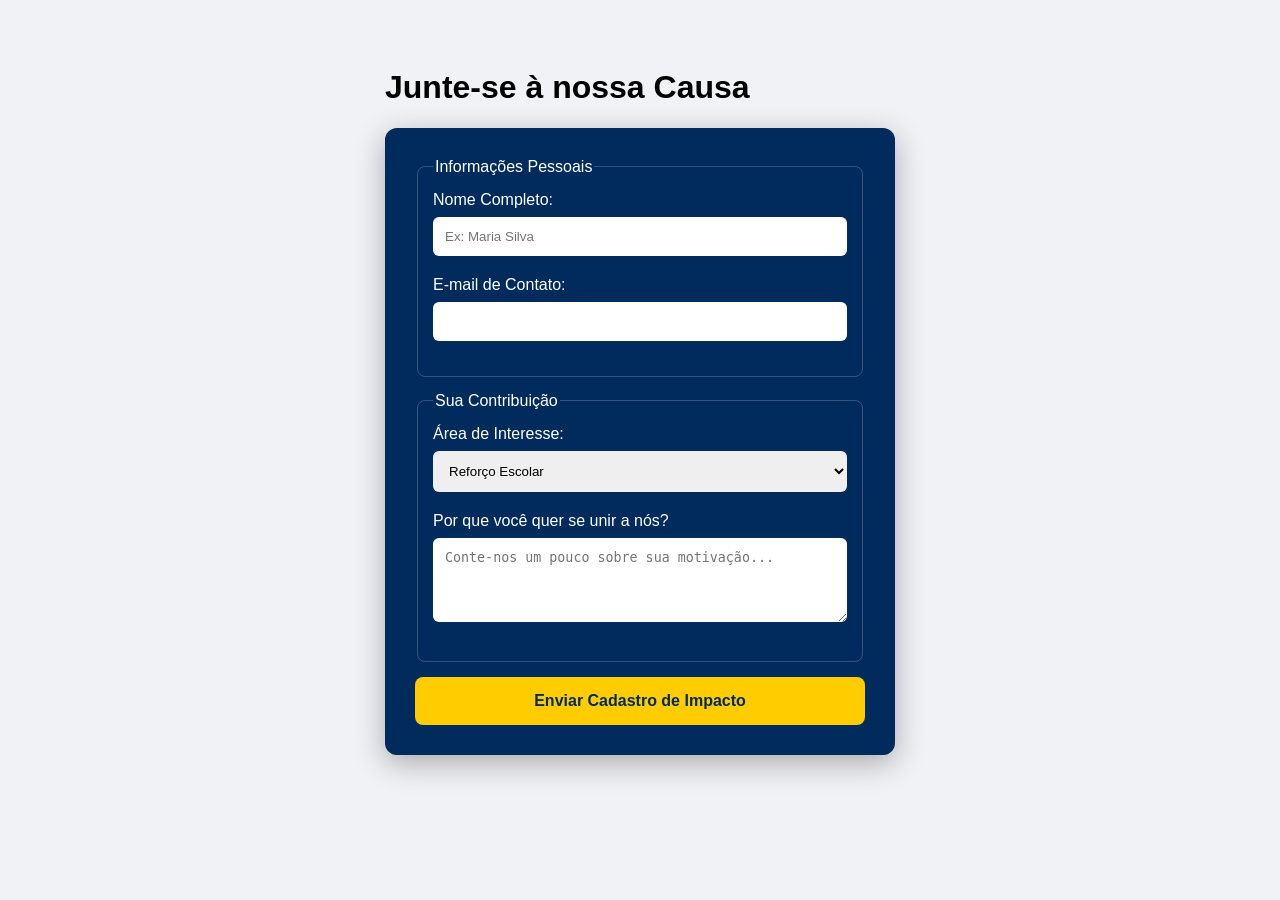
<file: projetos/formulario-ong/index.html>
<!DOCTYPE html>
<html lang="pt-br">
<head>
    <meta charset="UTF-8">
    <meta name="viewport" content="width=device-width, initial-scale=1.0">
    <title>Cadastro de Voluntários - ONG</title>
    <link rel="stylesheet" href="styles.css">
</head>
<body>
    <main>
        <h1>Junte-se à nossa Causa</h1>
        <form method="post"> <!-- O 'method' define como os dados viajam -->
            
            <fieldset>
                <legend>Informações Pessoais</legend>
                
                <!-- Aqui criamos o crachá de acessibilidade para este campo -->
                <label for="nome">Nome Completo:</label>
                <input type="text" id="nome" name="nome" required placeholder="Ex: Maria Silva">

                <label for="email">E-mail de Contato:</label>
                <input type="email" id="email" name="email" required>
            </fieldset>

            <fieldset>
                <legend>Sua Contribuição</legend>
                
                <label for="area">Área de Interesse:</label>
                <select id="area" name="area">
                    <optgroup label="Educação">
                        <option value="reforco">Reforço Escolar</option>
                        <option value="artes">Oficina de Artes</option>
                    </optgroup>
                    <optgroup label="Saúde">
                        <option value="apoio">Apoio Emocional</option>
                    </optgroup>
                </select>

                <label for="motivo">Por que você quer se unir a nós?</label>
                <!-- O placeholder ajuda o usuário a entender o que escrever -->
                <textarea id="motivo" name="motivo" rows="4" required placeholder="Conte-nos um pouco sobre sua motivação..."></textarea>
            </fieldset>

            <button type="submit">Enviar Cadastro de Impacto</button>
        </form>
    </main>
</body>
</html>
</file>
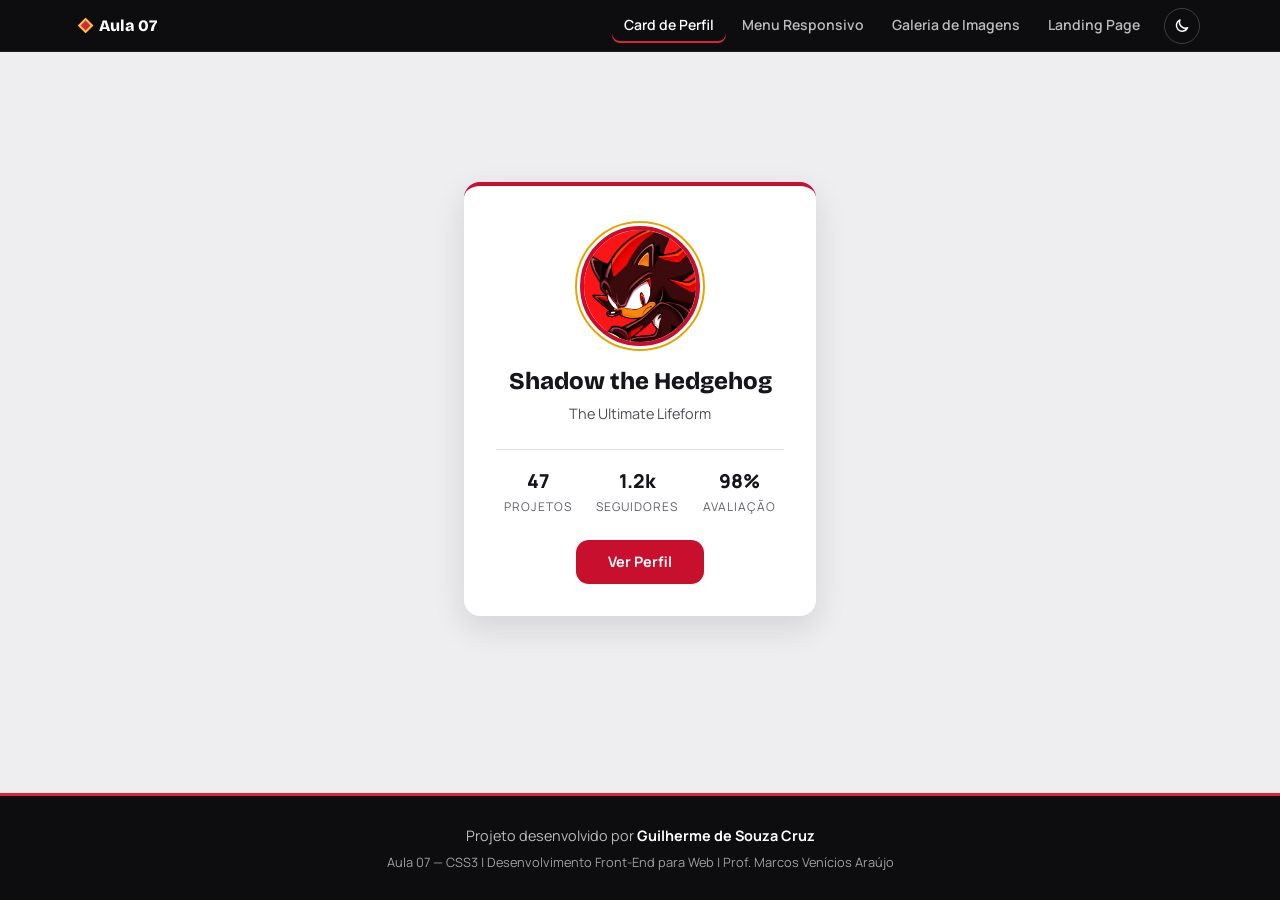
<file: Aulas/Aula07/CardProfile/index.html>
<!DOCTYPE html>
<html lang="pt-br">
<head>
    <meta charset="UTF-8">
    <!-- Obrigatório para o responsivo funcionar no celular -->
    <meta name="viewport" content="width=device-width, initial-scale=1.0">
    <meta name="color-scheme" content="light dark">
    <title>Projeto 1 — Card de Perfil</title>

    <!-- Fontes (fallback definido no CSS) -->
    <link rel="preconnect" href="https://fonts.googleapis.com">
    <link rel="preconnect" href="https://fonts.gstatic.com" crossorigin>
    <link href="https://fonts.googleapis.com/css2?family=Bricolage+Grotesque:opsz,wght@12..96,600;12..96,800&family=Manrope:wght@400;600;700;800&display=swap" rel="stylesheet">

    <!-- CSS: base comum a todos os projetos + estilo deste projeto -->
    <link rel="stylesheet" href="../compartilhado/base.css">
    <link rel="stylesheet" href="style.css">

    <!-- JavaScript: todo o código fica nos arquivos .js
         tema.js roda antes da página aparecer (evita "piscar" o tema errado) -->
    <script src="../compartilhado/tema.js"></script>
</head>
<body>

    <!-- ══════════ BARRA DE PROJETOS (comum a todos) ══════════ -->
    <div class="barra-projetos">
        <div class="barra-conteudo">
            <span class="barra-marca">
                <span class="barra-marca-icone" aria-hidden="true"></span>
                <span class="barra-marca-texto">Aula 07</span>
            </span>

            <nav class="barra-nav" aria-label="Projetos da Aula 07">
                <ul class="barra-lista">
                <li><a class="barra-link" href="../CardProfile/index.html" aria-current="page"><span class="rotulo-longo">Card de Perfil</span><span class="rotulo-curto">Perfil</span></a></li>
                <li><a class="barra-link" href="../NavResponsivo/index.html"><span class="rotulo-longo">Menu Responsivo</span><span class="rotulo-curto">Menu</span></a></li>
                <li><a class="barra-link" href="../Galeria/index.html"><span class="rotulo-longo">Galeria de Imagens</span><span class="rotulo-curto">Galeria</span></a></li>
                <li><a class="barra-link" href="../LandingPage/index.html"><span class="rotulo-longo">Landing Page</span><span class="rotulo-curto">Landing</span></a></li>
                </ul>
            </nav>
        </div>
    </div>

    <!-- Página: Flexbox centraliza o card no espaço disponível -->
    <main class="pagina">
        <article class="card">

            <!-- Foto circular (border-radius: 50%).
                 <img> com alt no lugar de background-image, para leitores de tela. -->
            <img class="foto" src="./Icon.jpg" alt="Foto de perfil de Ana Costa" width="120" height="120">

            <!-- Dados textuais -->
            <h1 class="nome">Shadow the Hedgehog</h1>
            <p class="cargo">The Ultimate Lifeform</p>

            <!-- Estatísticas em linha (Flexbox) -->
            <ul class="info">
                <li class="info-item">
                    <strong class="info-numero">47</strong>
                    <span class="info-label">Projetos</span>
                </li>
                <li class="info-item">
                    <strong class="info-numero">1.2k</strong>
                    <span class="info-label">Seguidores</span>
                </li>
                <li class="info-item">
                    <strong class="info-numero">98%</strong>
                    <span class="info-label">Avaliação</span>
                </li>
            </ul>

            <!-- Botão com hover animado (transition) -->
            <a href="https://gcruz.dev.br/" class="botao">Ver Perfil</a>
        </article>
    </main>

    <!-- ══════════ RODAPÉ COM A AUTORIA (comum a todos) ══════════ -->
    <footer class="rodape-autor">
        <p>Projeto desenvolvido por <a class="rodape-autor-nome" href="https://gcruz.dev.br/"><span class="rodape-autor-nome">Guilherme de Souza Cruz</span></a></p>
        <p class="rodape-autor-disciplina">Aula 07 — CSS3 | Desenvolvimento Front-End para Web | Prof. Marcos Venícios Araújo</p>
    </footer>

</body>
</html>
</file>
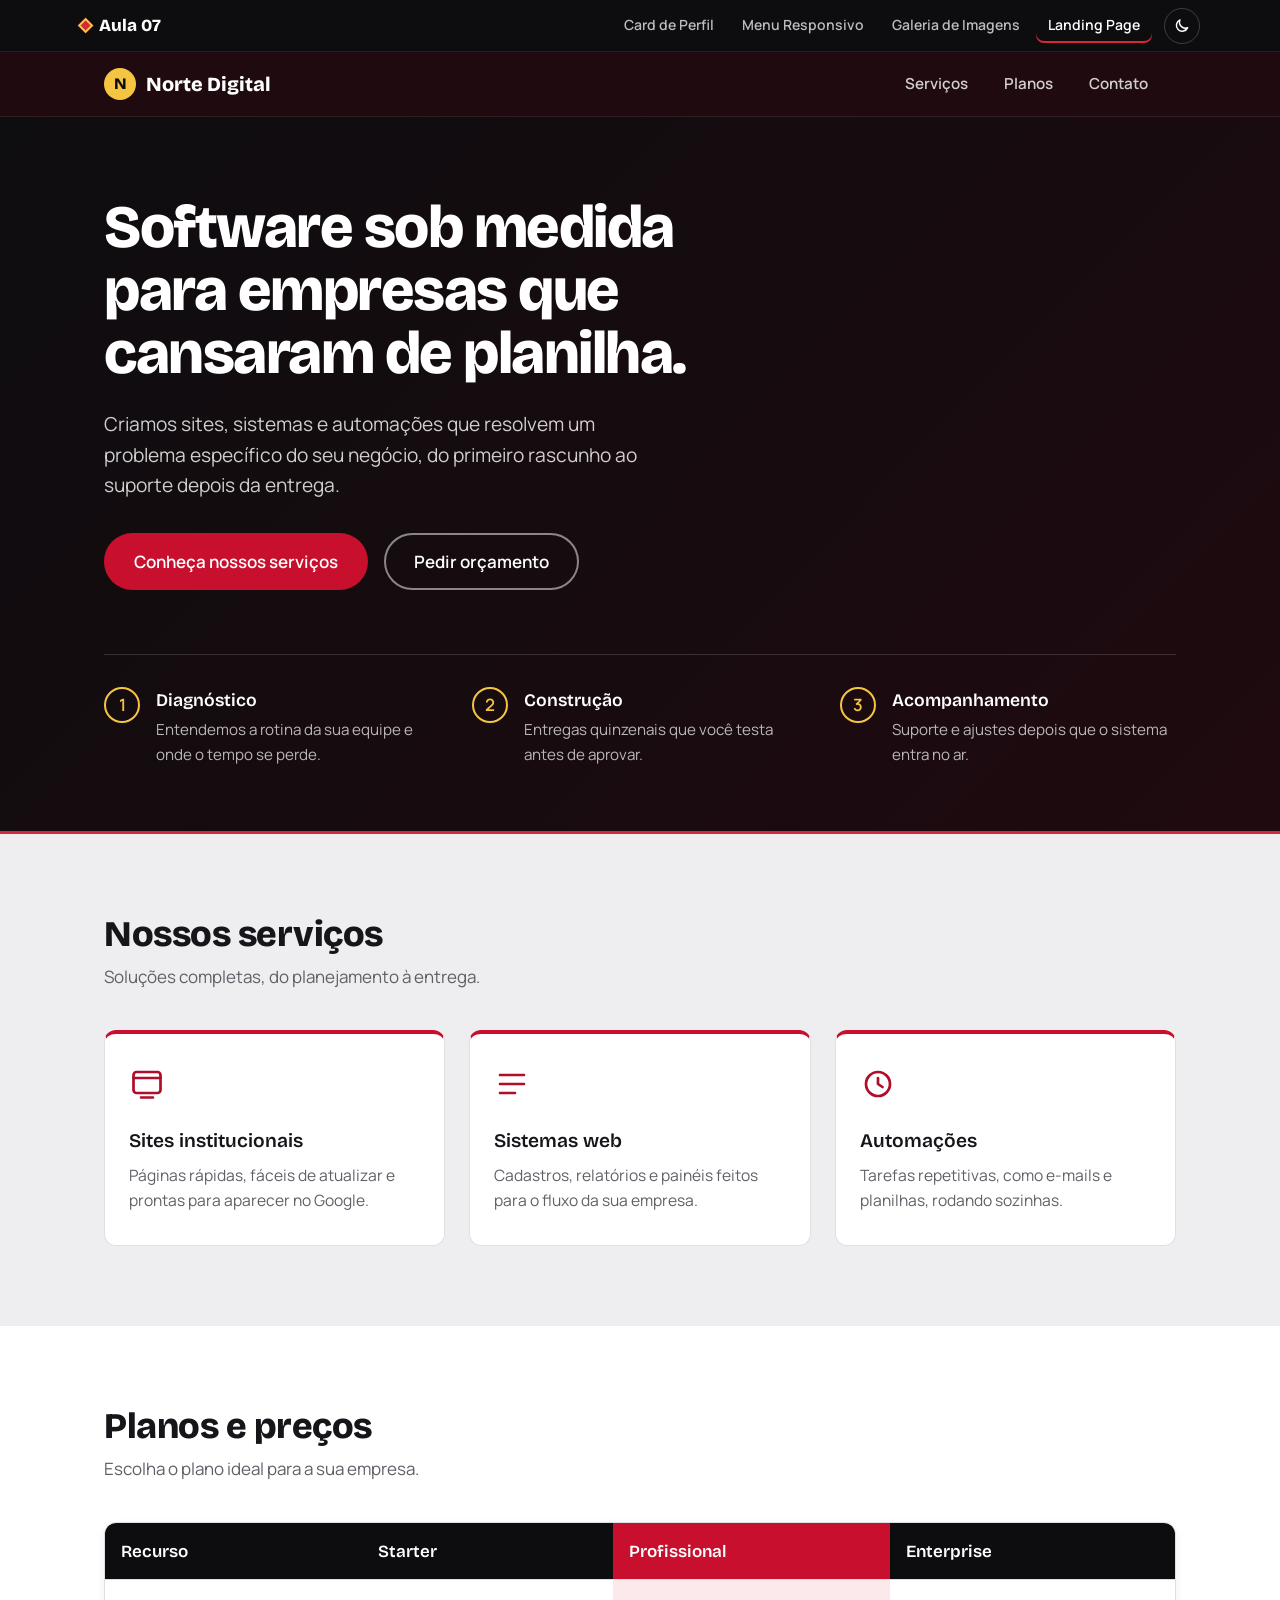
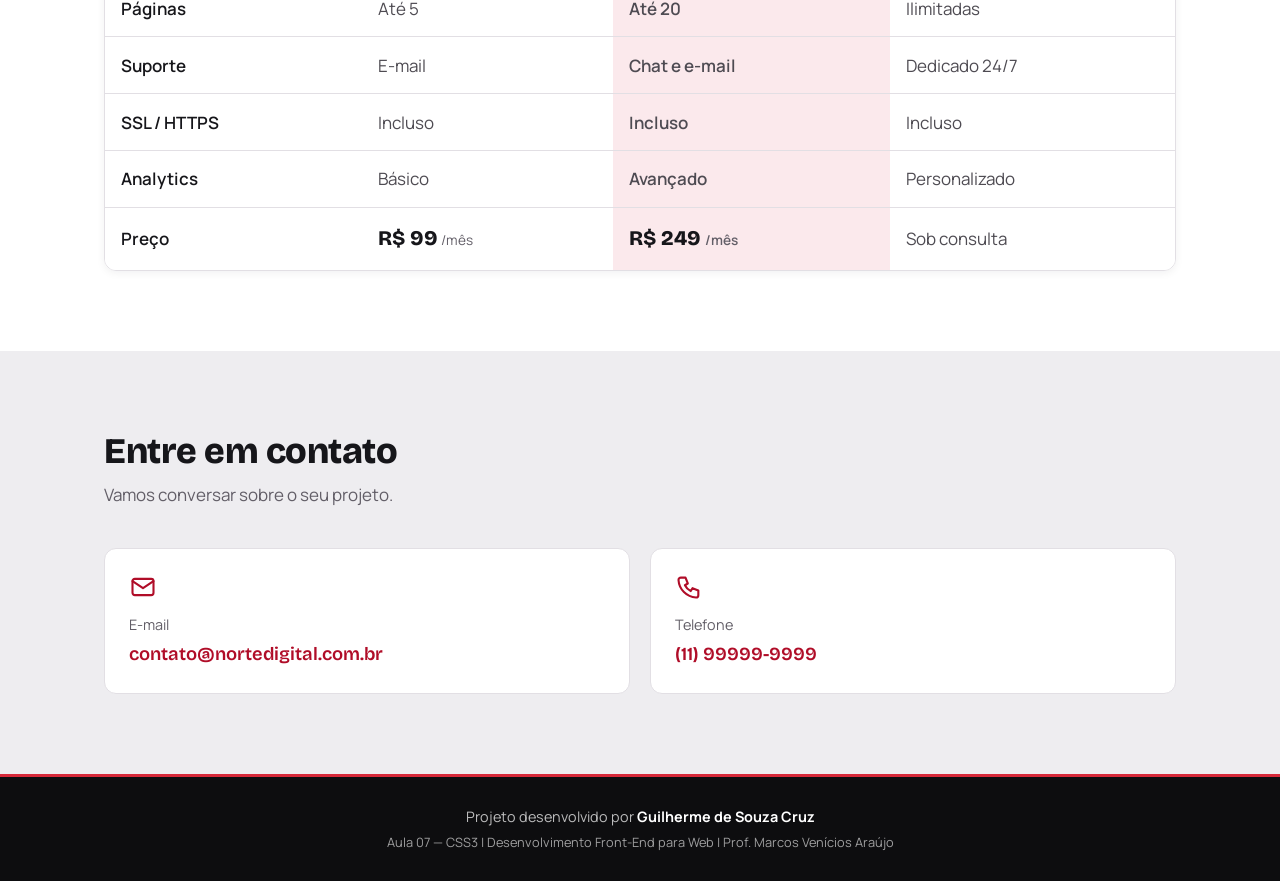
<file: Aulas/Aula07/LandingPage/index.html>
<!DOCTYPE html>
<html lang="pt-br">
<head>
    <meta charset="UTF-8">
    <!-- Obrigatório para o responsivo funcionar no celular (Seção 07) -->
    <meta name="viewport" content="width=device-width, initial-scale=1.0">
    <meta name="color-scheme" content="light dark">
    <title>Norte Digital — Software sob medida</title>
    <meta name="description" content="Sites, sistemas web e automações sob medida para pequenas e médias empresas.">

    <!-- Fontes (fallback definido no CSS) -->
    <link rel="preconnect" href="https://fonts.googleapis.com">
    <link rel="preconnect" href="https://fonts.gstatic.com" crossorigin>
    <link href="https://fonts.googleapis.com/css2?family=Bricolage+Grotesque:opsz,wght@12..96,600;12..96,800&family=Manrope:wght@400;600;700;800&display=swap" rel="stylesheet">

    <!-- CSS: base comum a todos os projetos + estilo deste projeto -->
    <link rel="stylesheet" href="../compartilhado/base.css">
    <link rel="stylesheet" href="style.css">

    <!-- JavaScript: todo o código fica nos arquivos .js
         tema.js roda antes da página aparecer (evita "piscar" o tema errado) -->
    <script src="../compartilhado/tema.js"></script>
    <script src="script.js" defer></script>
</head>
<body>

    <!-- ══════════ BARRA DE PROJETOS (comum a todos) ══════════ -->
    <div class="barra-projetos">
        <div class="barra-conteudo">
            <span class="barra-marca">
                <span class="barra-marca-icone" aria-hidden="true"></span>
                <span class="barra-marca-texto">Aula 07</span>
            </span>

            <nav class="barra-nav" aria-label="Projetos da Aula 07">
                <ul class="barra-lista">
                <li><a class="barra-link" href="../CardProfile/index.html"><span class="rotulo-longo">Card de Perfil</span><span class="rotulo-curto">Perfil</span></a></li>
                <li><a class="barra-link" href="../NavResponsivo/index.html"><span class="rotulo-longo">Menu Responsivo</span><span class="rotulo-curto">Menu</span></a></li>
                <li><a class="barra-link" href="../Galeria/index.html"><span class="rotulo-longo">Galeria de Imagens</span><span class="rotulo-curto">Galeria</span></a></li>
                <li><a class="barra-link" href="../LandingPage/index.html" aria-current="page"><span class="rotulo-longo">Landing Page</span><span class="rotulo-curto">Landing</span></a></li>
                </ul>
            </nav>
        </div>
    </div>

    <!-- ══════════ HEADER FIXO DO PROJETO ══════════ -->
    <header class="cabecalho" id="cabecalho">
        <div class="cabecalho-conteudo">
            <a href="#inicio" class="logo" aria-label="Norte Digital, voltar ao início">
                <span class="logo-marca" aria-hidden="true">N</span>
                Norte Digital
            </a>

            <nav class="menu" id="menu" aria-label="Navegação da Norte Digital">
                <ul class="menu-lista">
                    <li><a href="#servicos" class="menu-link">Serviços</a></li>
                    <li><a href="#planos" class="menu-link">Planos</a></li>
                    <li><a href="#contato" class="menu-link">Contato</a></li>
                </ul>
            </nav>

        </div>
    </header>

    <main>

        <!-- ══════════ HERO ══════════ -->
        <section class="hero" id="inicio">
            <div class="container">
                <h1 class="hero-titulo">Software sob medida para empresas que cansaram de planilha.</h1>
                <p class="hero-texto">
                    Criamos sites, sistemas e automações que resolvem um problema específico do seu
                    negócio, do primeiro rascunho ao suporte depois da entrega.
                </p>
                <div class="hero-acoes">
                    <a href="#servicos" class="botao botao-primario">Conheça nossos serviços</a>
                    <a href="#contato" class="botao botao-contorno">Pedir orçamento</a>
                </div>

                <!-- O processo é uma sequência real, por isso usa lista ordenada -->
                <ol class="processo">
                    <li class="processo-etapa">
                        <span class="processo-numero" aria-hidden="true">1</span>
                        <div>
                            <h2 class="processo-titulo">Diagnóstico</h2>
                            <p class="processo-texto">Entendemos a rotina da sua equipe e onde o tempo se perde.</p>
                        </div>
                    </li>
                    <li class="processo-etapa">
                        <span class="processo-numero" aria-hidden="true">2</span>
                        <div>
                            <h2 class="processo-titulo">Construção</h2>
                            <p class="processo-texto">Entregas quinzenais que você testa antes de aprovar.</p>
                        </div>
                    </li>
                    <li class="processo-etapa">
                        <span class="processo-numero" aria-hidden="true">3</span>
                        <div>
                            <h2 class="processo-titulo">Acompanhamento</h2>
                            <p class="processo-texto">Suporte e ajustes depois que o sistema entra no ar.</p>
                        </div>
                    </li>
                </ol>
            </div>
        </section>

        <!-- ══════════ SERVIÇOS — cards com flex-wrap ══════════ -->
        <section class="secao" id="servicos">
            <div class="container">
                <h2 class="secao-titulo">Nossos serviços</h2>
                <p class="secao-sub">Soluções completas, do planejamento à entrega.</p>

                <div class="servicos">
                    <article class="servico">
                        <svg class="servico-icone" viewBox="0 0 24 24" aria-hidden="true"><rect x="3" y="4" width="18" height="14" rx="2"/><path d="M3 8h18M8 21h8"/></svg>
                        <h3 class="servico-titulo">Sites institucionais</h3>
                        <p class="servico-texto">Páginas rápidas, fáceis de atualizar e prontas para aparecer no Google.</p>
                    </article>
                    <article class="servico">
                        <svg class="servico-icone" viewBox="0 0 24 24" aria-hidden="true"><path d="M4 6h16M4 12h16M4 18h10"/></svg>
                        <h3 class="servico-titulo">Sistemas web</h3>
                        <p class="servico-texto">Cadastros, relatórios e painéis feitos para o fluxo da sua empresa.</p>
                    </article>
                    <article class="servico">
                        <svg class="servico-icone" viewBox="0 0 24 24" aria-hidden="true"><circle cx="12" cy="12" r="8"/><path d="M12 8v4l3 2"/></svg>
                        <h3 class="servico-titulo">Automações</h3>
                        <p class="servico-texto">Tarefas repetitivas, como e-mails e planilhas, rodando sozinhas.</p>
                    </article>
                </div>
            </div>
        </section>

        <!-- ══════════ PLANOS — tabela estilizada ══════════ -->
        <section class="secao secao-clara" id="planos">
            <div class="container">
                <h2 class="secao-titulo">Planos e preços</h2>
                <p class="secao-sub">Escolha o plano ideal para a sua empresa.</p>

                <!-- Wrapper: a tabela rola na horizontal se não couber na tela -->
                <div class="tabela-wrapper">
                    <table class="tabela">
                        <thead>
                            <tr>
                                <th scope="col">Recurso</th>
                                <th scope="col">Starter</th>
                                <th scope="col" class="coluna-destaque">Profissional</th>
                                <th scope="col">Enterprise</th>
                            </tr>
                        </thead>
                        <tbody>
                            <tr>
                                <th scope="row">Páginas</th>
                                <td>Até 5</td>
                                <td class="coluna-destaque">Até 20</td>
                                <td>Ilimitadas</td>
                            </tr>
                            <tr>
                                <th scope="row">Suporte</th>
                                <td>E-mail</td>
                                <td class="coluna-destaque">Chat e e-mail</td>
                                <td>Dedicado 24/7</td>
                            </tr>
                            <tr>
                                <th scope="row">SSL / HTTPS</th>
                                <td>Incluso</td>
                                <td class="coluna-destaque">Incluso</td>
                                <td>Incluso</td>
                            </tr>
                            <tr>
                                <th scope="row">Analytics</th>
                                <td>Básico</td>
                                <td class="coluna-destaque">Avançado</td>
                                <td>Personalizado</td>
                            </tr>
                            <tr class="linha-preco">
                                <th scope="row">Preço</th>
                                <td><span class="preco">R$ 99</span><span class="preco-periodo">/mês</span></td>
                                <td class="coluna-destaque"><span class="preco">R$ 249</span><span class="preco-periodo">/mês</span></td>
                                <td>Sob consulta</td>
                            </tr>
                        </tbody>
                    </table>
                </div>
            </div>
        </section>

        <!-- ══════════ CONTATO ══════════ -->
        <section class="secao" id="contato">
            <div class="container">
                <h2 class="secao-titulo">Entre em contato</h2>
                <p class="secao-sub">Vamos conversar sobre o seu projeto.</p>

                <div class="contatos">
                    <a class="contato" href="mailto:contato@nortedigital.com.br">
                        <svg class="contato-icone" viewBox="0 0 24 24" aria-hidden="true"><rect x="3" y="5" width="18" height="14" rx="2"/><path d="m3 7 9 6 9-6"/></svg>
                        <span class="contato-rotulo">E-mail</span>
                        <span class="contato-valor">contato@nortedigital.com.br</span>
                    </a>
                    <a class="contato" href="tel:+5511999999999">
                        <svg class="contato-icone" viewBox="0 0 24 24" aria-hidden="true"><path d="M5 4h4l2 5-2.5 1.5a11 11 0 0 0 5 5L15 13l5 2v4a2 2 0 0 1-2 2A16 16 0 0 1 3 6a2 2 0 0 1 2-2"/></svg>
                        <span class="contato-rotulo">Telefone</span>
                        <span class="contato-valor">(11) 99999-9999</span>
                    </a>
                </div>
            </div>
        </section>

    </main>

    <!-- ══════════ RODAPÉ COM A AUTORIA (comum a todos) ══════════ -->
    <footer class="rodape-autor">
        <p>Projeto desenvolvido por <a class="rodape-autor-nome" href="https://gcruz.dev.br/"><span class="rodape-autor-nome">Guilherme de Souza Cruz</span></a></p>
        <p class="rodape-autor-disciplina">Aula 07 — CSS3 | Desenvolvimento Front-End para Web | Prof. Marcos Venícios Araújo</p>
    </footer>

</body>
</html>
</file>
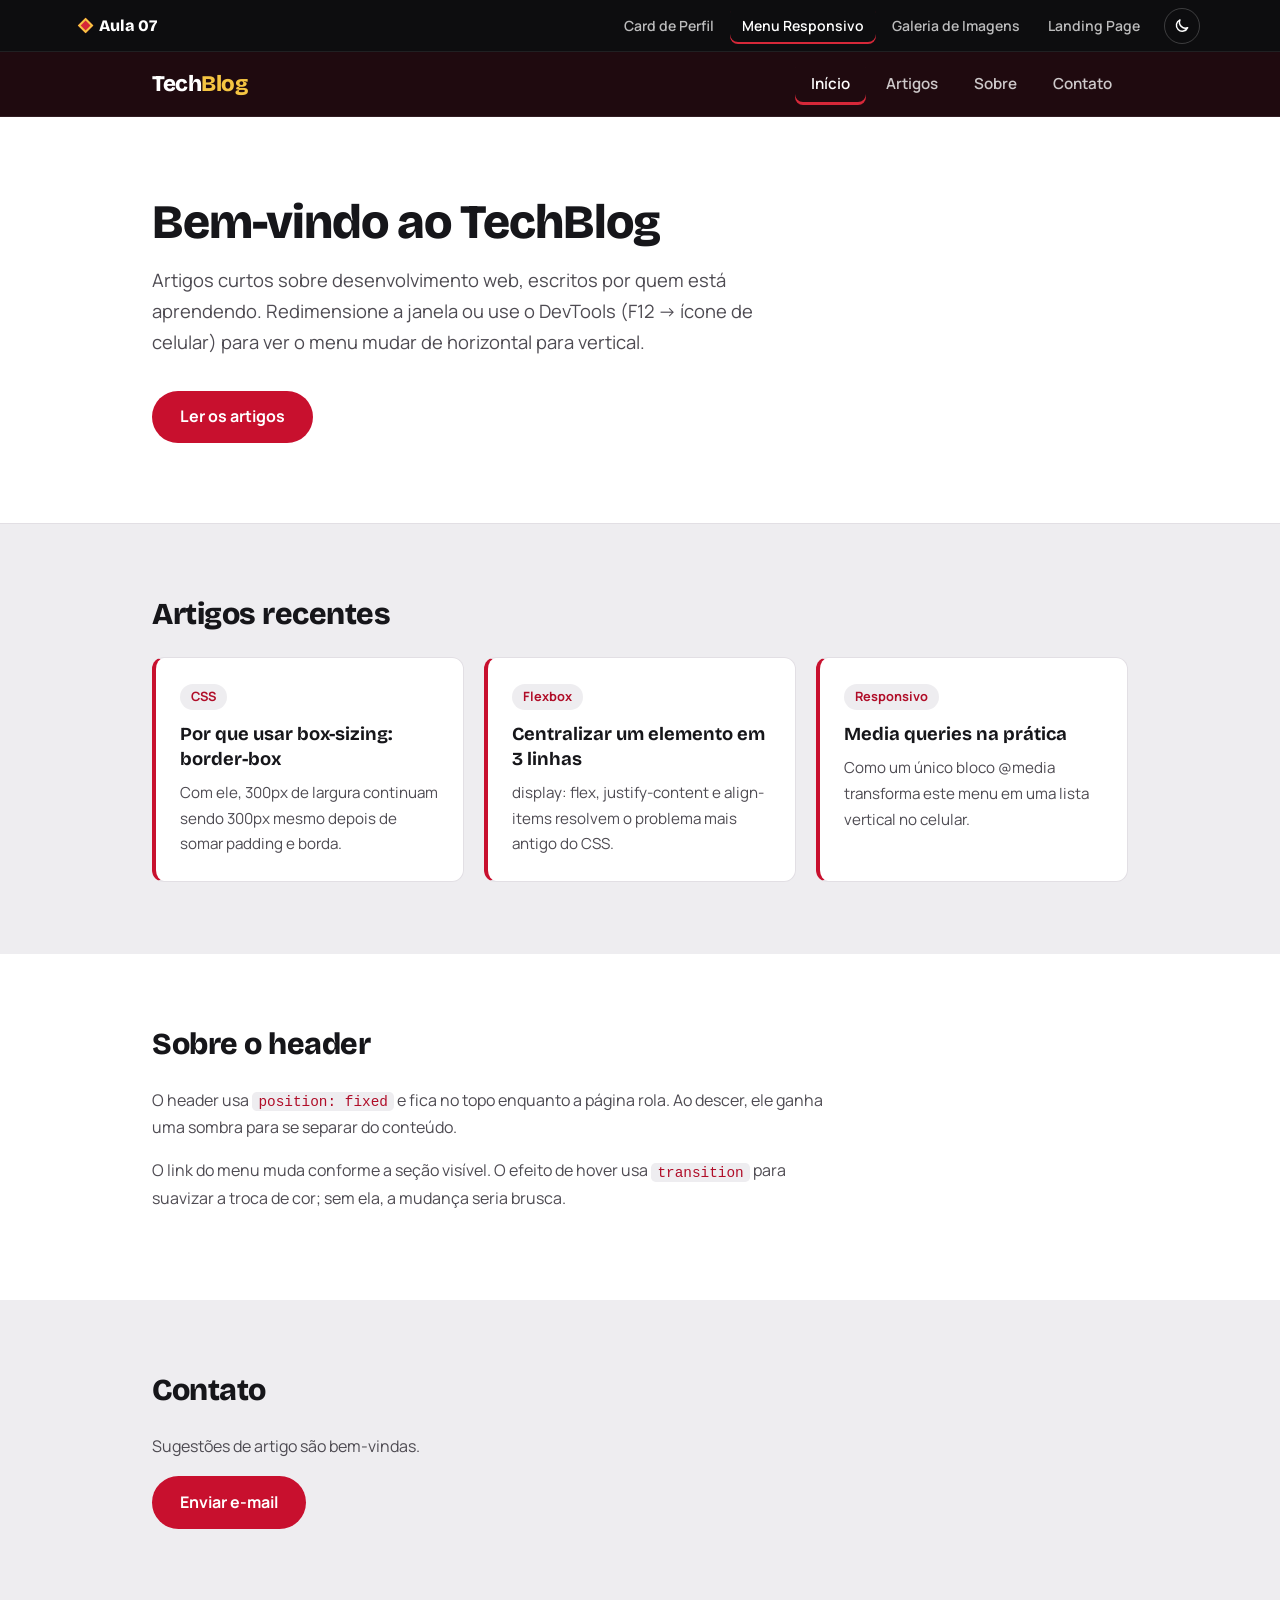
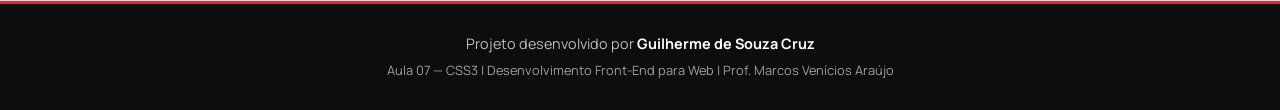
<file: Aulas/Aula07/NavResponsivo/index.html>
<!DOCTYPE html>
<html lang="pt-br">
<head>
    <meta charset="UTF-8">
    <!-- Obrigatório: sem isso o celular renderiza como desktop -->
    <meta name="viewport" content="width=device-width, initial-scale=1.0">
    <meta name="color-scheme" content="light dark">
    <title>Projeto 2 — Menu Responsivo</title>

    <!-- Fontes (fallback definido no CSS) -->
    <link rel="preconnect" href="https://fonts.googleapis.com">
    <link rel="preconnect" href="https://fonts.gstatic.com" crossorigin>
    <link href="https://fonts.googleapis.com/css2?family=Bricolage+Grotesque:opsz,wght@12..96,600;12..96,800&family=Manrope:wght@400;600;700;800&display=swap" rel="stylesheet">

    <!-- CSS: base comum a todos os projetos + estilo deste projeto -->
    <link rel="stylesheet" href="../compartilhado/base.css">
    <link rel="stylesheet" href="style.css">

    <!-- JavaScript: todo o código fica nos arquivos .js
         tema.js roda antes da página aparecer (evita "piscar" o tema errado) -->
    <script src="../compartilhado/tema.js"></script>
    <script src="script.js" defer></script>
</head>
<body>

    <!-- ══════════ BARRA DE PROJETOS (comum a todos) ══════════ -->
    <div class="barra-projetos">
        <div class="barra-conteudo">
            <span class="barra-marca">
                <span class="barra-marca-icone" aria-hidden="true"></span>
                <span class="barra-marca-texto">Aula 07</span>
            </span>

            <nav class="barra-nav" aria-label="Projetos da Aula 07">
                <ul class="barra-lista">
                <li><a class="barra-link" href="../CardProfile/index.html"><span class="rotulo-longo">Card de Perfil</span><span class="rotulo-curto">Perfil</span></a></li>
                <li><a class="barra-link" href="../NavResponsivo/index.html" aria-current="page"><span class="rotulo-longo">Menu Responsivo</span><span class="rotulo-curto">Menu</span></a></li>
                <li><a class="barra-link" href="../Galeria/index.html"><span class="rotulo-longo">Galeria de Imagens</span><span class="rotulo-curto">Galeria</span></a></li>
                <li><a class="barra-link" href="../LandingPage/index.html"><span class="rotulo-longo">Landing Page</span><span class="rotulo-curto">Landing</span></a></li>
                </ul>
            </nav>
        </div>
    </div>

    <!-- ══════════ HEADER FIXO DO PROJETO ══════════ -->
    <header class="cabecalho" id="cabecalho">
        <div class="cabecalho-conteudo">
            <a href="#inicio" class="logo">Tech<span class="logo-destaque">Blog</span></a>

            <nav class="menu" id="menu" aria-label="Navegação do TechBlog">
                <ul class="menu-lista">
                    <li><a href="#inicio" class="menu-link menu-link-ativo" aria-current="true">Início</a></li>
                    <li><a href="#artigos" class="menu-link">Artigos</a></li>
                    <li><a href="#sobre" class="menu-link">Sobre</a></li>
                    <li><a href="#contato" class="menu-link">Contato</a></li>
                </ul>
            </nav>
        </div>
    </header>

    <main>
        <!-- ══════════ INÍCIO ══════════ -->
        <section class="secao secao-inicio" id="inicio">
            <div class="container">
                <h1 class="titulo-principal">Bem-vindo ao TechBlog</h1>
                <p class="texto-grande">
                    Artigos curtos sobre desenvolvimento web, escritos por quem está aprendendo.
                    Redimensione a janela ou use o DevTools (F12 → ícone de celular) para ver o menu
                    mudar de horizontal para vertical.
                </p>
                <a href="#artigos" class="botao">Ler os artigos</a>
            </div>
        </section>

        <!-- ══════════ ARTIGOS ══════════ -->
        <section class="secao" id="artigos">
            <div class="container">
                <h2 class="secao-titulo">Artigos recentes</h2>

                <div class="artigos">
                    <article class="artigo">
                        <p class="artigo-tag">CSS</p>
                        <h3 class="artigo-titulo">Por que usar box-sizing: border-box</h3>
                        <p class="artigo-texto">Com ele, 300px de largura continuam sendo 300px mesmo depois de somar padding e borda.</p>
                    </article>
                    <article class="artigo">
                        <p class="artigo-tag">Flexbox</p>
                        <h3 class="artigo-titulo">Centralizar um elemento em 3 linhas</h3>
                        <p class="artigo-texto">display: flex, justify-content e align-items resolvem o problema mais antigo do CSS.</p>
                    </article>
                    <article class="artigo">
                        <p class="artigo-tag">Responsivo</p>
                        <h3 class="artigo-titulo">Media queries na prática</h3>
                        <p class="artigo-texto">Como um único bloco @media transforma este menu em uma lista vertical no celular.</p>
                    </article>
                </div>
            </div>
        </section>

        <!-- ══════════ SOBRE ══════════ -->
        <section class="secao secao-clara" id="sobre">
            <div class="container">
                <h2 class="secao-titulo">Sobre o header</h2>
                <p class="texto">
                    O header usa <code>position: fixed</code> e fica no topo enquanto a página rola.
                    Ao descer, ele ganha uma sombra para se separar do conteúdo.
                </p>
                <p class="texto">
                    O link do menu muda conforme a seção visível. O efeito de hover usa
                    <code>transition</code> para suavizar a troca de cor; sem ela, a mudança seria brusca.
                </p>
            </div>
        </section>

        <!-- ══════════ CONTATO ══════════ -->
        <section class="secao" id="contato">
            <div class="container">
                <h2 class="secao-titulo">Contato</h2>
                <p class="texto">Sugestões de artigo são bem-vindas.</p>
                <a href="mailto:contato@techblog.dev" class="botao">Enviar e-mail</a>
            </div>
        </section>
    </main>

    <!-- ══════════ RODAPÉ COM A AUTORIA (comum a todos) ══════════ -->
    <footer class="rodape-autor">
        <p>Projeto desenvolvido por <a class="rodape-autor-nome" href="https://gcruz.dev.br/"><span class="rodape-autor-nome">Guilherme de Souza Cruz</span></a></p>
        <p class="rodape-autor-disciplina">Aula 07 — CSS3 | Desenvolvimento Front-End para Web | Prof. Marcos Venícios Araújo</p>
    </footer>

</body>
</html>
</file>
<file: projetos/formulario-ong/styles.css>
/* Configuração geral para um visual limpo */
body {
    font-family: 'Segoe UI', Tahoma, Geneva, Verdana, sans-serif;
    background-color: #f0f2f5;
    display: flex;
    justify-content: center;
    padding: 40px;
}
/* O corpo do nosso formulário com a cor primária Cruzeiro */
form {
    background-color: #002b5c; /* Azul Escuro Institucional */
    color: #ffffff;
    padding: 30px; /* Conforto interno para os campos */
    border-radius: 12px;
    box-shadow: 0 8px 30px rgba(0,0,0,0.3);
    max-width: 450px;
}
/* Deixando as caixas de texto mais modernas */
input, textarea, select {
    width: 100%;
    padding: 12px;
    margin-top: 8px;
    margin-bottom: 20px;
    border: none;
    border-radius: 6px;
    box-sizing: border-box; /* Garante que o padding não quebre a largura */
}
/* Feedback visual: quando o aluno clica na caixa */
input:focus, textarea:focus, select:focus {
    outline: 3px solid #ffcc00; /* Amarelo Suave para foco e acessibilidade */
    background-color: #fffef0;
}
/* Botão em destaque Amarelo Suave */
button {
    background-color: #ffcc00; 
    color: #002b5c;
    border: none;
    padding: 15px;
    border-radius: 8px;
    font-weight: bold;
    font-size: 1rem;
    cursor: pointer;
    width: 100%;
    transition: 0.3s; /* Suaviza a troca de cor */
}
/* Interatividade: reação gentil ao passar o mouse */
button:hover {
    background-color: #e6b800; /* Tom de ouro levemente mais intenso */
    transform: scale(1.02); /* Pequeno pulso de feedback */
}
fieldset {
    border: 1px solid rgba(255, 255, 255, 0.2);
    margin-bottom: 15px;
    padding: 15px;
    border-radius: 8px;
}
</file>
<file: Aulas/Aula07/compartilhado/base.css>
/* ==========================================================================
   BASE COMPARTILHADA — Aula 07 (CSS3)
   Usada pelos 4 projetos: paleta, reset, barra de projetos e rodapé.
   Cada projeto tem seu próprio style.css só com o que é dele.
   ========================================================================== */


/* ══════════════════════════════════
   1. PALETA — inspirada no Shadow the Hedgehog
      preto (pelo), vermelho carmim (listras), dourado (anéis)
   ══════════════════════════════════ */

/* Tema claro (padrão) */
:root {
    --cor-fundo: #eeedf0;
    --cor-superficie: #ffffff;
    --cor-escura: #0d0d0f;           /* barras, headers e rodapé */
    --cor-escura-2: #1f0a0f;         /* preto avermelhado para gradientes */
    --cor-primaria: #c8102e;         /* carmim: botões e detalhes */
    --cor-primaria-escura: #9e0c24;
    --cor-destaque: #e0a800;         /* dourado: foco e detalhes */
    --cor-titulo: #16161a;
    --cor-texto: #4e4b52;
    --cor-texto-suave: #625e67;
    --cor-borda: #e2dfe4;
    --cor-link: #b00d28;             /* carmim legível sobre fundo claro */
    --cor-texto-botao: #ffffff;
    --cor-linha-hover: #f7f3f4;
    --cor-coluna-destaque: #fbe9ec;
    --sombra-leve: 0 2px 8px rgba(22, 22, 26, 0.06);
    --sombra-card: 0 12px 32px rgba(22, 22, 26, 0.12);
    --sombra-botao: 0 6px 16px rgba(200, 16, 46, 0.35);

    --fonte-titulo: 'Bricolage Grotesque', 'Segoe UI', Arial, sans-serif;
    --fonte-texto: 'Manrope', 'Segoe UI', Arial, sans-serif;

    --altura-barra: 3.25rem;
    --raio: 0.75rem;
    --transicao: 0.3s ease;

    color-scheme: light;
}

/* Tema escuro.
   Aparece em dois casos, por isso o bloco se repete:
   1) navegador no modo escuro e o usuário não escolheu "claro" no botão;
   2) usuário escolheu "escuro" no botão (atributo data-tema no <html>). */
@media (prefers-color-scheme: dark) {
    :root:not([data-tema="claro"]) {
        --cor-fundo: #0d0d0f;
        --cor-superficie: #19181c;
        --cor-escura: #050506;
        --cor-escura-2: #1a070c;
        --cor-primaria: #d62839;
        --cor-primaria-escura: #b01d2e;
        --cor-destaque: #f5c542;
        --cor-titulo: #f5f3f5;
        --cor-texto: #b3adb8;
        --cor-texto-suave: #9a94a0;
        --cor-borda: #2c2a30;
        --cor-link: #ff7a8a;
        --cor-texto-botao: #ffffff;
        --cor-linha-hover: #211f25;
        --cor-coluna-destaque: #2a1418;
        --sombra-leve: 0 2px 8px rgba(0, 0, 0, 0.3);
        --sombra-card: 0 12px 32px rgba(0, 0, 0, 0.5);
        --sombra-botao: 0 6px 16px rgba(214, 40, 57, 0.35);

        color-scheme: dark;
    }
}

:root[data-tema="escuro"] {
    --cor-fundo: #0d0d0f;
    --cor-superficie: #19181c;
    --cor-escura: #050506;
    --cor-escura-2: #1a070c;
    --cor-primaria: #d62839;
    --cor-primaria-escura: #b01d2e;
    --cor-destaque: #f5c542;
    --cor-titulo: #f5f3f5;
    --cor-texto: #b3adb8;
    --cor-texto-suave: #9a94a0;
    --cor-borda: #2c2a30;
    --cor-link: #ff7a8a;
    --cor-texto-botao: #ffffff;
    --cor-linha-hover: #211f25;
    --cor-coluna-destaque: #2a1418;
    --sombra-leve: 0 2px 8px rgba(0, 0, 0, 0.3);
    --sombra-card: 0 12px 32px rgba(0, 0, 0, 0.5);
    --sombra-botao: 0 6px 16px rgba(214, 40, 57, 0.35);

    color-scheme: dark;
}


/* ══════════════════════════════════
   2. RESET E BASE
   ══════════════════════════════════ */
* {
    margin: 0;
    padding: 0;
    box-sizing: border-box;          /* width inclui padding e border */
}

body {
    font-family: var(--fonte-texto);
    font-size: 1rem;
    line-height: 1.6;
    color: var(--cor-texto);
    background-color: var(--cor-fundo);
    transition: background-color var(--transicao), color var(--transicao);
}

img {
    max-width: 100%;                 /* imagem nunca ultrapassa o container */
    display: block;
}

button {
    font: inherit;
}

/* Foco visível para navegação por teclado */
:focus-visible {
    outline: 3px solid var(--cor-destaque);
    outline-offset: 3px;
}

/* Texto lido apenas por leitores de tela */
.sr-only {
    position: absolute;
    width: 1px;
    height: 1px;
    overflow: hidden;
    clip: rect(0, 0, 0, 0);
    white-space: nowrap;
}


/* ══════════════════════════════════
   3. BARRA DE PROJETOS — igual em todas as páginas.
   position: sticky mantém a barra no topo ao rolar.
   ══════════════════════════════════ */
.barra-projetos {
    position: sticky;
    top: 0;
    z-index: 300;                    /* acima dos headers dos projetos */
    height: var(--altura-barra);
    background-color: var(--cor-escura);
    border-bottom: 1px solid rgba(255, 255, 255, 0.08);
}

.barra-conteudo {
    max-width: 72rem;
    height: 100%;
    margin: 0 auto;
    padding: 0 1rem;

    display: flex;
    align-items: center;
    gap: 0.75rem;
}

.barra-marca {
    display: flex;
    align-items: center;
    gap: 0.5rem;
    font-family: var(--fonte-titulo);
    font-weight: 800;
    color: #fff;
    white-space: nowrap;
}

/* Pequeno losango carmim com contorno dourado */
.barra-marca-icone {
    width: 0.7rem;
    height: 0.7rem;
    background-color: #d62839;
    border: 2px solid #f5c542;
    transform: rotate(45deg);
}

.barra-nav {
    margin-left: auto;               /* empurra os links para a direita */
    min-width: 0;                    /* permite a rolagem horizontal abaixo */
}

.barra-lista {
    list-style: none;
    display: flex;
    gap: 0.25rem;
    overflow-x: auto;                /* no celular, rola para o lado se faltar espaço */
    scrollbar-width: none;
}

.barra-lista::-webkit-scrollbar {
    display: none;
}

.barra-link {
    display: block;
    padding: 0.4rem 0.75rem;
    border-radius: 0.5rem;
    color: rgba(255, 255, 255, 0.72);
    font-size: 0.875rem;
    font-weight: 600;
    text-decoration: none;
    white-space: nowrap;
    transition: color var(--transicao), background-color var(--transicao);
}

.barra-link:hover {
    color: #fff;
    background-color: rgba(255, 255, 255, 0.08);
}

/* Projeto aberto no momento */
.barra-link[aria-current="page"] {
    color: #fff;
    box-shadow: inset 0 -2px 0 #d62839;
}

.rotulo-curto {
    display: none;
}


/* ══════════════════════════════════
   4. BOTÃO DE TEMA — lua (ativar escuro) / sol (ativar claro)
   ══════════════════════════════════ */
.tema-botao {
    flex-shrink: 0;
    width: 2.25rem;
    height: 2.25rem;
    border: 1px solid rgba(255, 255, 255, 0.2);
    border-radius: 50%;
    background: none;
    color: #fff;
    cursor: pointer;

    display: flex;
    justify-content: center;
    align-items: center;
    transition: background-color var(--transicao), border-color var(--transicao);
}

.tema-botao:hover {
    background-color: rgba(255, 255, 255, 0.1);
    border-color: #f5c542;
}

.tema-icone {
    width: 1.1rem;
    height: 1.1rem;
    fill: none;
    stroke: currentColor;
    stroke-width: 2;
    stroke-linecap: round;
    stroke-linejoin: round;
}

/* Claro: mostra a lua */
.tema-icone-sol {
    display: none;
}

/* Escuro: mostra o sol (mesmas duas situações do tema escuro) */
@media (prefers-color-scheme: dark) {
    :root:not([data-tema="claro"]) .tema-icone-lua { display: none; }
    :root:not([data-tema="claro"]) .tema-icone-sol { display: block; }
}

:root[data-tema="escuro"] .tema-icone-lua { display: none; }
:root[data-tema="escuro"] .tema-icone-sol { display: block; }


/* ══════════════════════════════════
   5. RODAPÉ COM A AUTORIA — igual em todas as páginas
   ══════════════════════════════════ */
.rodape-autor {
    padding: 1.75rem 1rem;
    background-color: var(--cor-escura);
    border-top: 3px solid #d62839;
    color: rgba(255, 255, 255, 0.72);
    font-size: 0.9rem;
    text-align: center;
}

.rodape-autor-nome {
    color: #fff;
    font-weight: 700;
    text-decoration: none;
}

a {
    text-decoration: none;
}

.rodape-autor-disciplina {
    margin-top: 0.25rem;
    font-size: 0.8rem;
    color: rgba(255, 255, 255, 0.6);
}


/* ══════════════════════════════════
   6. RESPONSIVO DA BARRA
   ══════════════════════════════════ */
@media (max-width: 640px) {
    .rotulo-longo {
        display: none;
    }

    .rotulo-curto {
        display: inline;
    }

    .barra-link {
        padding: 0.4rem 0.55rem;
    }
}

@media (max-width: 400px) {
    .barra-marca-texto {
        display: none;               /* fica só o losango */
    }
}


/* Respeita quem desativou animações no sistema */
@media (prefers-reduced-motion: reduce) {
    html {
        scroll-behavior: auto;
    }

    * {
        transition-duration: 0.01ms !important;
    }
}
</file>
<file: Aulas/Aula07/CardProfile/style.css>
/* ==========================================================================
   PROJETO 1 — CARD DE PERFIL
   Conceitos: box model, border-radius (círculo), box-shadow,
   Flexbox para centralizar, transition no botão.
   Cores, reset, barra e rodapé vêm de ../compartilhado/base.css
   ========================================================================== */


/* ══════════════════════════════════
   LAYOUT DA PÁGINA — barra, card centralizado e rodapé
   ══════════════════════════════════ */
body {
    min-height: 100vh;
    display: flex;
    flex-direction: column;          /* barra, conteúdo e rodapé empilhados */
}

.pagina {
    flex: 1;                         /* ocupa o espaço entre barra e rodapé */
    padding: 3rem 1.25rem;

    /* FLEXBOX para centralizar vertical + horizontal */
    display: flex;
    justify-content: center;
    align-items: center;
}


/* ══════════════════════════════════
   CARD — box model completo
   ══════════════════════════════════ */
.card {
    width: 100%;
    max-width: 22rem;                /* 320px no desktop, encolhe no celular */
    padding: 2rem;                   /* respiro interno */
    background-color: var(--cor-superficie);
    border-radius: 1rem;             /* cantos arredondados */
    border-top: 4px solid var(--cor-primaria);
    text-align: center;
    margin-bottom: 3rem;

    /* SOMBRA: horizontal vertical blur cor */
    box-shadow: var(--sombra-card);
    transition: background-color var(--transicao), box-shadow var(--transicao);
}


/* ══════════════════════════════════
   FOTO — círculo perfeito
   ══════════════════════════════════ */
.foto {
    width: 7.5rem;
    height: 7.5rem;
    object-fit: cover;               /* preenche sem distorcer */
    border-radius: 50%;              /* CÍRCULO! */
    border: 4px solid var(--cor-primaria);
    outline: 2px solid var(--cor-destaque);   /* anel dourado externo */
    outline-offset: 3px;
    margin: 0.5rem auto 1.25rem;     /* centraliza e adiciona espaço abaixo */
    background-color: var(--cor-borda);       /* cor enquanto a imagem carrega */
}


/* ══════════════════════════════════
   TEXTOS
   ══════════════════════════════════ */
.nome {
    font-family: var(--fonte-titulo);
    font-size: 1.5rem;
    font-weight: 800;
    line-height: 1.3;
    color: var(--cor-titulo);
    margin-bottom: 0.3rem;
}

.cargo {
    font-size: 0.9rem;
    margin-bottom: 1.5rem;
}


/* ══════════════════════════════════
   INFORMAÇÕES — itens lado a lado (Flexbox)
   ══════════════════════════════════ */
.info {
    list-style: none;                /* remove os bullets */
    display: flex;
    justify-content: space-around;   /* distribui igualmente */
    gap: 0.5rem;
    border-top: 1px solid var(--cor-borda);
    padding-top: 1rem;
    margin-bottom: 1.5rem;
}

.info-item {
    display: flex;
    flex-direction: column;          /* número em cima, rótulo embaixo */
}

.info-numero {
    font-size: 1.2rem;
    font-weight: 800;
    color: var(--cor-titulo);
}

.info-label {
    font-size: 0.75rem;
    color: var(--cor-texto-suave);
    text-transform: uppercase;       /* TUDO MAIÚSCULO (como no modelo) */
    letter-spacing: 1px;
}


/* ══════════════════════════════════
   BOTÃO — transition para animação suave no hover
   ══════════════════════════════════ */
.botao {
    display: inline-block;
    padding: 0.65rem 2rem;
    border-radius: 0.8rem;             /* formato "pílula" */
    background-color: var(--cor-primaria);
    color: var(--cor-texto-botao);
    font-size: 0.9rem;
    font-weight: 700;
    text-decoration: none;           /* remove sublinhado (é um <a>) */
    cursor: pointer;
    transition: background-color var(--transicao),
                transform var(--transicao),
                box-shadow var(--transicao);
}

.botao:hover {
    background-color: var(--cor-primaria-escura);
    transform: translateY(-2px);     /* sobe 2px */
    box-shadow: var(--sombra-botao);
}

.botao:active {
    transform: translateY(0);
}

/* ══════════════════════════════════
   RESPONSIVO — celular
   ══════════════════════════════════ */
@media (max-width: 480px) {
    .pagina {
        padding: 2rem 1rem;
    }

    .card {
        padding: 1.75rem 1.25rem;
    }
}
</file>
<file: Aulas/Aula07/LandingPage/style.css>
/* ==========================================================================
   PROJETO 4 — LANDING PAGE COMPLETA (Desafio bônus)
   Conceitos: TODOS da aula — seletores, box model, cores, tipografia,
   Flexbox, media queries, bordas, sombras e transições.
   Cores, reset, barra de projetos e rodapé vêm de ../compartilhado/base.css
   ========================================================================== */

:root {
    --altura-header: 4rem;
}

html {
    scroll-behavior: smooth;
    /* âncora não fica escondida atrás da barra + header fixo */
    scroll-padding-top: calc(var(--altura-barra) + var(--altura-header));
}

body {
    font-size: 1.0625rem;
}

/* ══════════════════════════════════
   3. LAYOUT BASE
   ══════════════════════════════════ */
.container {
    max-width: 70rem;            /* limita no desktop */
    margin: 0 auto;              /* centraliza */
    padding: 0 1.5rem;           /* respiro lateral */
}

.secao {
    padding: 5rem 0;
}

.secao-clara {
    background-color: var(--cor-superficie);
}

.secao-titulo {
    font-family: var(--fonte-titulo);
    font-size: 2.25rem;
    font-weight: 800;
    line-height: 1.15;
    letter-spacing: -0.5px;
    color: var(--cor-titulo);
    margin-bottom: 0.5rem;
}

.secao-sub {
    color: var(--cor-texto-suave);
    max-width: 38rem;
    margin-bottom: 2.5rem;
}


/* ══════════════════════════════════
   4. BOTÕES — transition + transform
   ══════════════════════════════════ */
.botao {
    display: inline-block;
    padding: 0.8rem 1.75rem;
    border: 2px solid transparent;
    border-radius: 2rem;         /* formato "pílula" */
    font-weight: 600;
    text-decoration: none;
    cursor: pointer;
    transition: background-color var(--transicao),
                border-color var(--transicao),
                transform var(--transicao),
                box-shadow var(--transicao);
}

.botao:active {
    transform: translateY(0);
}

.botao-primario {
    background-color: var(--cor-primaria);
    color: var(--cor-texto-botao);
}

.botao-primario:hover {
    background-color: var(--cor-primaria-escura);
    transform: translateY(-3px);
    box-shadow: var(--sombra-botao);
}

.botao-contorno {
    border-color: rgba(255, 255, 255, 0.5);
    color: #fff;
}

.botao-contorno:hover {
    background-color: rgba(255, 255, 255, 0.1);
    border-color: #fff;
}


/* ══════════════════════════════════
   5. HEADER FIXO + MENU
   ══════════════════════════════════ */
.cabecalho {
    position: fixed;
    top: var(--altura-barra);        /* logo abaixo da barra de projetos */
    left: 0;
    right: 0;
    z-index: 100;
    background-color: var(--cor-escura-2);
    border-bottom: 1px solid rgba(255, 255, 255, 0.08);
    transition: box-shadow var(--transicao);
}

.cabecalho.cabecalho-rolou {
    box-shadow: 0 2px 12px rgba(0, 0, 0, 0.25);
}

.cabecalho-conteudo {
    max-width: 70rem;
    height: var(--altura-header);
    margin: 0 auto;
    padding: 0 1.5rem;

    /* Logo à esquerda, menu à direita */
    display: flex;
    justify-content: space-between;
    align-items: center;
}

.logo {
    display: flex;
    align-items: center;
    gap: 0.6rem;
    font-family: var(--fonte-titulo);
    font-size: 1.25rem;
    font-weight: 800;
    color: #fff;
    text-decoration: none;
}

/* Marca circular: border-radius 50% */
.logo-marca {
    width: 2rem;
    height: 2rem;
    border-radius: 50%;
    background-color: #f5c542;
    color: #0d0d0f;
    font-size: 1rem;

    display: flex;
    justify-content: center;
    align-items: center;
}

.menu {
    margin-left: auto;           /* empurra menu e botões para a direita */
    margin-right: 0.75rem;
}

.menu-lista {
    list-style: none;
    display: flex;
    gap: 0.25rem;
}

.menu-link {
    display: block;
    padding: 0.5rem 1rem;
    border-radius: 0.5rem;
    color: rgba(255, 255, 255, 0.8);
    font-size: 0.95rem;
    font-weight: 600;
    text-decoration: none;
    transition: color var(--transicao), background-color var(--transicao);
}

.menu-link:hover {
    color: #fff;
    background-color: rgba(255, 255, 255, 0.1);
}

.menu-link.menu-link-ativo {
    color: #fff;
    box-shadow: inset 0 -2px 0 #d62839;
}

/* Hambúrguer: escondido no desktop */
.menu-botao {
    display: none;
    width: 2.75rem;
    height: 2.75rem;
    border: none;
    border-radius: 0.5rem;
    background: none;
    cursor: pointer;

    flex-direction: column;
    justify-content: center;
    align-items: center;
    gap: 0.3rem;
}

.menu-botao-linha {
    width: 1.5rem;
    height: 2px;
    background-color: #fff;
    transition: transform var(--transicao), opacity var(--transicao);
}

.menu-botao[aria-expanded="true"] .menu-botao-linha:nth-child(1) {
    transform: translateY(0.45rem) rotate(45deg);
}

.menu-botao[aria-expanded="true"] .menu-botao-linha:nth-child(2) {
    opacity: 0;
}

.menu-botao[aria-expanded="true"] .menu-botao-linha:nth-child(3) {
    transform: translateY(-0.45rem) rotate(-45deg);
}


/* ══════════════════════════════════
   6. HERO
   ══════════════════════════════════ */
.hero {
    background: linear-gradient(135deg, var(--cor-escura), var(--cor-escura-2));
    border-bottom: 3px solid #d62839;   /* listra carmim */
    color: #fff;
    padding: calc(var(--altura-header) + 5rem) 0 4rem;   /* compensa o header fixo */
}


.hero-titulo {
    font-family: var(--fonte-titulo);
    font-size: 3.75rem;
    font-weight: 800;
    line-height: 1.05;
    letter-spacing: -1.5px;
    max-width: 18ch;
    margin-bottom: 1.5rem;
}

.hero-texto {
    font-size: 1.2rem;
    max-width: 36rem;
    color: rgba(255, 255, 255, 0.8);
    margin-bottom: 2rem;
}

.hero-acoes {
    display: flex;
    flex-wrap: wrap;
    gap: 1rem;
    margin-bottom: 4rem;
}

.processo {
    list-style: none;
    display: flex;
    flex-wrap: wrap;
    gap: 2rem;
    padding-top: 2rem;
    border-top: 1px solid rgba(255, 255, 255, 0.15);
}

.processo-etapa {
    flex: 1 1 14rem;
    display: flex;
    align-items: flex-start;
    gap: 1rem;
}

.processo-numero {
    flex-shrink: 0;
    width: 2.25rem;
    height: 2.25rem;
    border-radius: 50%;
    border: 2px solid #f5c542;
    color: #f5c542;
    font-weight: 600;

    display: flex;
    justify-content: center;
    align-items: center;
}

.processo-titulo {
    font-family: var(--fonte-titulo);
    font-size: 1.1rem;
    font-weight: 600;
    margin-bottom: 0.2rem;
}

.processo-texto {
    font-size: 0.95rem;
    color: rgba(255, 255, 255, 0.7);
}


/* ══════════════════════════════════
   7. SERVIÇOS — cards com flex-wrap
   ══════════════════════════════════ */
.servicos {
    display: flex;
    flex-wrap: wrap;
    gap: 1.5rem;
}

.servico {
    flex: 1 1 250px;             /* cresce, encolhe, mínimo 250px */
    background-color: var(--cor-superficie);
    padding: 2rem 1.5rem;
    border: 1px solid var(--cor-borda);
    border-top: 4px solid var(--cor-primaria);
    border-radius: var(--raio);
    transition: transform var(--transicao), box-shadow var(--transicao);
}

.servico:hover {
    transform: translateY(-4px);
    box-shadow: var(--sombra-card);
}

.servico-icone {
    width: 2.25rem;
    height: 2.25rem;
    margin-bottom: 1rem;
    fill: none;
    stroke: var(--cor-link);
    stroke-width: 1.8;
    stroke-linecap: round;
    stroke-linejoin: round;
}

.servico-titulo {
    font-family: var(--fonte-titulo);
    font-size: 1.2rem;
    font-weight: 600;
    color: var(--cor-titulo);
    margin-bottom: 0.4rem;
}

.servico-texto {
    color: var(--cor-texto-suave);
    font-size: 0.975rem;
}


/* ══════════════════════════════════
   8. TABELA DE PLANOS
   ══════════════════════════════════ */
.tabela-wrapper {
    overflow-x: auto;            /* rola na horizontal se não couber */
    border: 1px solid var(--cor-borda);
    border-radius: var(--raio);
    box-shadow: var(--sombra-leve);
}

.tabela {
    width: 100%;
    min-width: 34rem;
    border-collapse: collapse;
    background-color: var(--cor-superficie);
}

.tabela th,
.tabela td {
    padding: 0.9rem 1rem;
    text-align: left;
    border-bottom: 1px solid var(--cor-borda);
}

.tabela thead th {
    background-color: var(--cor-escura);
    color: #fff;
    font-family: var(--fonte-titulo);
    font-weight: 600;
}

.tabela tbody th {
    font-weight: 600;
    color: var(--cor-titulo);
}

.tabela tbody tr:hover th,
.tabela tbody tr:hover td {
    background-color: var(--cor-linha-hover);   /* destaque leve no hover */
}

/* Coluna em destaque.
   CORREÇÃO do material: ".destaque" sozinho (classe) vencia "th" (tag)
   e deixava texto branco sobre fundo claro no cabeçalho. */
.tabela td.coluna-destaque,
.tabela tbody tr:hover td.coluna-destaque {
    background-color: var(--cor-coluna-destaque);
    font-weight: 600;
}

.tabela thead th.coluna-destaque {
    background-color: var(--cor-primaria);
}

.linha-preco th,
.linha-preco td {
    border-bottom: none;
}

.preco {
    font-family: var(--fonte-titulo);
    font-size: 1.3rem;
    font-weight: 800;
    color: var(--cor-titulo);
}

.preco-periodo {
    font-size: 0.85rem;
    color: var(--cor-texto-suave);
    margin-left: 0.2rem;
}


/* ══════════════════════════════════
   9. CONTATO
   ══════════════════════════════════ */
.contatos {
    display: flex;
    flex-wrap: wrap;
    gap: 1.25rem;
}

.contato {
    flex: 1 1 250px;
    padding: 1.5rem;
    background-color: var(--cor-superficie);
    border: 1px solid var(--cor-borda);
    border-radius: var(--raio);
    color: var(--cor-texto);
    text-decoration: none;

    display: flex;
    flex-direction: column;
    gap: 0.25rem;
    transition: border-color var(--transicao), box-shadow var(--transicao);
}

.contato:hover {
    border-color: var(--cor-link);
    box-shadow: var(--sombra-leve);
}

.contato-icone {
    width: 1.75rem;
    height: 1.75rem;
    margin-bottom: 0.5rem;
    fill: none;
    stroke: var(--cor-link);
    stroke-width: 1.8;
    stroke-linecap: round;
    stroke-linejoin: round;
}

.contato-rotulo {
    font-size: 0.9rem;
    color: var(--cor-texto-suave);
}

.contato-valor {
    font-family: var(--fonte-titulo);
    font-size: 1.15rem;
    font-weight: 600;
    color: var(--cor-link);
    overflow-wrap: anywhere;     /* e-mail longo não estoura no celular */
}


/* ══════════════════════════════════
   10. TABLET
   ══════════════════════════════════ */
@media (max-width: 1024px) {
    .hero-titulo {
        font-size: 3rem;
    }
}


/* ══════════════════════════════════
   11. CELULAR — até 768px
   ══════════════════════════════════ */
@media (max-width: 768px) {

    .menu-botao {
        display: flex;
    }

    /* Menu vira painel vertical abaixo do header */
    .menu {
        position: absolute;
        margin: 0;               /* remove a margem usada no desktop */
        top: var(--altura-header);
        left: 0;
        right: 0;
        background-color: var(--cor-escura-2);
        border-top: 1px solid rgba(255, 255, 255, 0.1);
        box-shadow: 0 8px 16px rgba(0, 0, 0, 0.25);
    }

    .menu-lista {
        flex-direction: column;
        gap: 0;
        padding: 0.5rem 1.5rem 1rem;
    }

    .menu-link {
        padding: 0.9rem 0;
        border-radius: 0;
        border-bottom: 1px solid rgba(255, 255, 255, 0.1);
        text-align: center;
    }

    .menu-lista li:last-child .menu-link {
        border-bottom: none;
    }

    .menu-link.menu-link-ativo {
        box-shadow: none;
        color: #f5c542;
    }

    /* Com JS o painel começa fechado; sem JS continua visível */
    .js .menu {
        display: none;
    }

    .js .menu.menu-aberto {
        display: block;
    }

    .hero {
        padding-top: calc(var(--altura-header) + 3rem);
    }

    .hero-titulo {
        font-size: 2.3rem;
        letter-spacing: -0.5px;
    }

    .hero-texto {
        font-size: 1.05rem;
    }

    .hero-acoes .botao {
        flex: 1 1 100%;          /* botões ocupam a largura toda */
        text-align: center;
    }

    .secao {
        padding: 3.5rem 0;
    }

    .secao-titulo {
        font-size: 1.75rem;
    }


    /* SEM JS: sem botão para abrir/fechar, o menu fica sempre aberto.
       O header deixa de ser fixo para o menu não cobrir o conteúdo. */
    html:not(.js) .cabecalho {
        position: relative;
        top: 0;
    }

    html:not(.js) .cabecalho-conteudo {
        height: auto;
        flex-direction: column;
        padding-top: 1rem;
    }

    html:not(.js) .menu {
        position: static;
        align-self: stretch;
        box-shadow: none;
    }

    html:not(.js) .hero {
        padding-top: 3rem;
    }
}
</file>
<file: Aulas/Aula07/NavResponsivo/style.css>
/* ==========================================================================
   PROJETO 2 — MENU DE NAVEGAÇÃO RESPONSIVO
   Conceitos: Flexbox (row/column), @media, :hover, transition, list-style.
   Cores, reset, barra de projetos e rodapé vêm de ../compartilhado/base.css
   ========================================================================== */

:root {
    --altura-header: 4rem;
}

html {
    scroll-behavior: smooth;
    /* âncora não fica escondida atrás da barra + header fixo */
    scroll-padding-top: calc(var(--altura-barra) + var(--altura-header));
}

body {
    line-height: 1.7;
}


/* ══════════════════════════════════
   HEADER FIXO — logo abaixo da barra de projetos
   ══════════════════════════════════ */
.cabecalho {
    position: fixed;                 /* fixa no topo */
    top: var(--altura-barra);        /* começa onde a barra de projetos termina */
    left: 0;
    right: 0;                        /* estica de ponta a ponta */
    z-index: 100;
    background-color: var(--cor-escura-2);
    border-bottom: 1px solid rgba(255, 255, 255, 0.08);
    transition: box-shadow var(--transicao);
}

/* Sombra ao rolar (classe colocada pelo JS) */
.cabecalho.cabecalho-rolou {
    box-shadow: 0 4px 16px rgba(0, 0, 0, 0.3);
}

.cabecalho-conteudo {
    max-width: 64rem;
    height: var(--altura-header);
    margin: 0 auto;
    padding: 0 1.5rem;

    /* FLEXBOX: logo à esquerda, menu à direita */
    display: flex;
    justify-content: space-between;
    align-items: center;
}

.logo {
    font-family: var(--fonte-titulo);
    font-size: 1.4rem;
    font-weight: 800;
    letter-spacing: -0.5px;
    color: #fff;
    text-decoration: none;
}

.logo-destaque {
    color: #f5c542;                  /* dourado */
}


/* ══════════════════════════════════
   MENU — lista horizontal (desktop)
   ══════════════════════════════════ */
.menu-lista {
    list-style: none;                /* remove os bullets */
    display: flex;                   /* itens lado a lado */
    gap: 0.25rem;
}

.menu-link {
    display: block;                  /* área clicável ocupa o <li> inteiro */
    padding: 0.5rem 1rem;
    border-radius: 0.5rem;
    color: rgba(255, 255, 255, 0.78);
    font-size: 0.95rem;
    font-weight: 600;
    text-decoration: none;
    transition: color var(--transicao), background-color var(--transicao);
}

.menu-link:hover {
    color: #fff;
    background-color: rgba(255, 255, 255, 0.1);
}

.menu-link:active {
    background-color: rgba(255, 255, 255, 0.18);
}

/* Link da seção atual: barra carmim embaixo */
.menu-link.menu-link-ativo {
    color: #fff;
    box-shadow: inset 0 -3px 0 #d62839;
}


/* ══════════════════════════════════
   BOTÃO HAMBÚRGUER — escondido no desktop
   ══════════════════════════════════ */
.menu-botao {
    display: none;
    width: 2.75rem;
    height: 2.75rem;
    border: none;
    border-radius: 0.5rem;
    background: none;
    cursor: pointer;

    flex-direction: column;
    justify-content: center;
    align-items: center;
    gap: 0.3rem;
}

.menu-botao-linha {
    width: 1.5rem;
    height: 2px;
    background-color: #fff;
    transition: transform var(--transicao), opacity var(--transicao);
}

/* Vira um "X" quando o menu está aberto */
.menu-botao[aria-expanded="true"] .menu-botao-linha:nth-child(1) {
    transform: translateY(0.45rem) rotate(45deg);
}

.menu-botao[aria-expanded="true"] .menu-botao-linha:nth-child(2) {
    opacity: 0;
}

.menu-botao[aria-expanded="true"] .menu-botao-linha:nth-child(3) {
    transform: translateY(-0.45rem) rotate(-45deg);
}


/* ══════════════════════════════════
   CONTEÚDO
   ══════════════════════════════════ */
.container {
    max-width: 64rem;                /* limita no desktop */
    margin: 0 auto;                  /* centraliza */
    padding: 0 1.5rem;               /* respiro lateral */
}

.secao {
    padding: 4.5rem 0;
}

/* Primeira seção compensa a altura do header fixo */
.secao-inicio {
    padding-top: calc(var(--altura-header) + 5rem);
    padding-bottom: 5rem;
    background-color: var(--cor-superficie);
    border-bottom: 1px solid var(--cor-borda);
}

.secao-clara {
    background-color: var(--cor-superficie);
}

.titulo-principal {
    font-family: var(--fonte-titulo);
    font-size: 3rem;
    font-weight: 800;
    line-height: 1.1;
    letter-spacing: -1px;
    color: var(--cor-titulo);
    max-width: 20ch;
    margin-bottom: 1rem;
}

.texto-grande {
    font-size: 1.15rem;
    max-width: 38rem;
    margin-bottom: 2rem;
}

.secao-titulo {
    font-family: var(--fonte-titulo);
    font-size: 1.9rem;
    font-weight: 800;
    line-height: 1.2;
    letter-spacing: -0.5px;
    color: var(--cor-titulo);
    margin-bottom: 1.5rem;
}

.texto {
    max-width: 42rem;
    margin-bottom: 1rem;
}

code {
    font-family: Consolas, 'Courier New', monospace;
    font-size: 0.9em;
    padding: 0.1rem 0.4rem;
    border-radius: 0.3rem;
    background-color: var(--cor-fundo);
    color: var(--cor-link);
}


/* ══════════════════════════════════
   BOTÃO
   ══════════════════════════════════ */
.botao {
    display: inline-block;
    padding: 0.8rem 1.75rem;
    border-radius: 2rem;
    background-color: var(--cor-primaria);
    color: var(--cor-texto-botao);
    font-weight: 700;
    text-decoration: none;
    transition: background-color var(--transicao),
                transform var(--transicao),
                box-shadow var(--transicao);
}

.botao:hover {
    background-color: var(--cor-primaria-escura);
    transform: translateY(-2px);
    box-shadow: var(--sombra-botao);
}

.botao:active {
    transform: translateY(0);
}


/* ══════════════════════════════════
   ARTIGOS — cards com flex-wrap
   ══════════════════════════════════ */
.artigos {
    display: flex;
    flex-wrap: wrap;
    gap: 1.25rem;
}

.artigo {
    flex: 1 1 16rem;                 /* cresce, encolhe, mínimo 16rem */
    padding: 1.5rem;
    background-color: var(--cor-superficie);
    border: 1px solid var(--cor-borda);
    border-left: 4px solid var(--cor-primaria);   /* listra carmim */
    border-radius: var(--raio);
}

.artigo-tag {
    display: inline-block;
    margin-bottom: 0.75rem;
    padding: 0.15rem 0.7rem;
    border-radius: 2rem;
    background-color: var(--cor-fundo);
    color: var(--cor-link);
    font-size: 0.8rem;
    font-weight: 700;
}

.artigo-titulo {
    font-family: var(--fonte-titulo);
    font-size: 1.15rem;
    line-height: 1.35;
    color: var(--cor-titulo);
    margin-bottom: 0.5rem;
}

.artigo-texto {
    font-size: 0.95rem;
}


/* ══════════════════════════════════
   TABLET
   ══════════════════════════════════ */
@media (max-width: 1024px) {
    .titulo-principal {
        font-size: 2.5rem;
    }
}


/* ══════════════════════════════════
   CELULAR — menu vira VERTICAL (requisito do projeto)
   ══════════════════════════════════ */
@media (max-width: 768px) {

    .menu-botao {
        display: flex;
    }

    /* O menu vira um painel logo abaixo do header */
    .menu {
        position: absolute;
        top: var(--altura-header);
        left: 0;
        right: 0;
        background-color: var(--cor-escura-2);
        border-top: 1px solid rgba(255, 255, 255, 0.1);
        box-shadow: 0 8px 16px rgba(0, 0, 0, 0.3);
    }

    .menu-lista {
        flex-direction: column;      /* itens empilhados */
        gap: 0;
        padding: 0.5rem 1.5rem 1rem;
    }

    .menu-link {
        padding: 0.9rem 0;
        border-radius: 0;
        border-bottom: 1px solid rgba(255, 255, 255, 0.1);
        text-align: center;
    }

    .menu-lista li:last-child .menu-link {
        border-bottom: none;
    }

    .menu-link.menu-link-ativo {
        box-shadow: none;
        color: #f5c542;
    }

    /* Com JS, o painel começa fechado e abre pelo botão.
       Sem JS, o menu continua visível (ninguém fica sem navegação). */
    .js .menu {
        display: none;
    }

    .js .menu.menu-aberto {
        display: block;
    }

    .secao {
        padding: 3rem 0;
    }

    .secao-inicio {
        padding-top: calc(var(--altura-header) + 3rem);
        padding-bottom: 3rem;
    }

    .titulo-principal {
        font-size: 2rem;
    }

    .texto-grande {
        font-size: 1.05rem;
    }

    .secao-titulo {
        font-size: 1.5rem;
    }

    /* SEM JS: sem botão para abrir/fechar, o menu fica sempre aberto.
       O header deixa de ser fixo para o menu não cobrir o conteúdo. */
    html:not(.js) .cabecalho {
        position: relative;
        top: 0;
    }

    html:not(.js) .cabecalho-conteudo {
        height: auto;
        flex-direction: column;
        padding-top: 1rem;
    }

    html:not(.js) .menu {
        position: static;
        align-self: stretch;
        box-shadow: none;
    }

    html:not(.js) .secao-inicio {
        padding-top: 3rem;
    }
}
</file>
